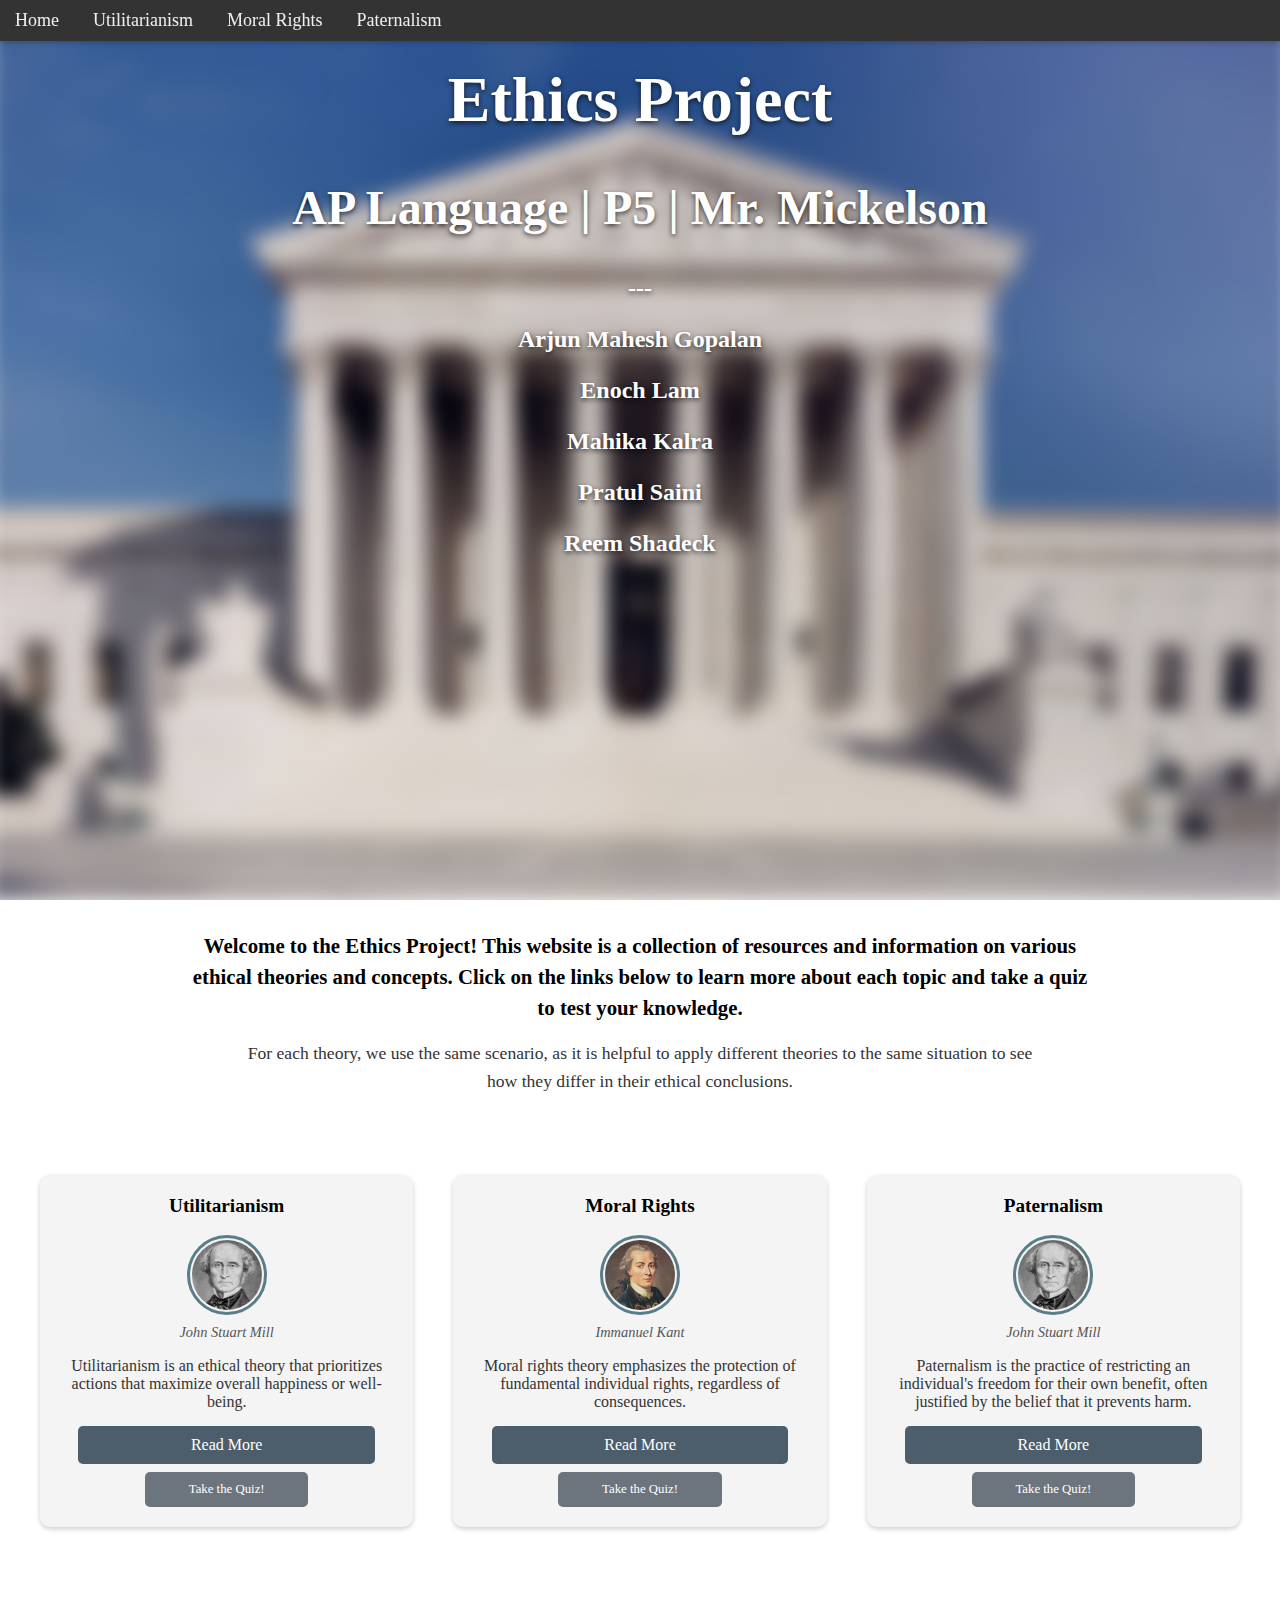
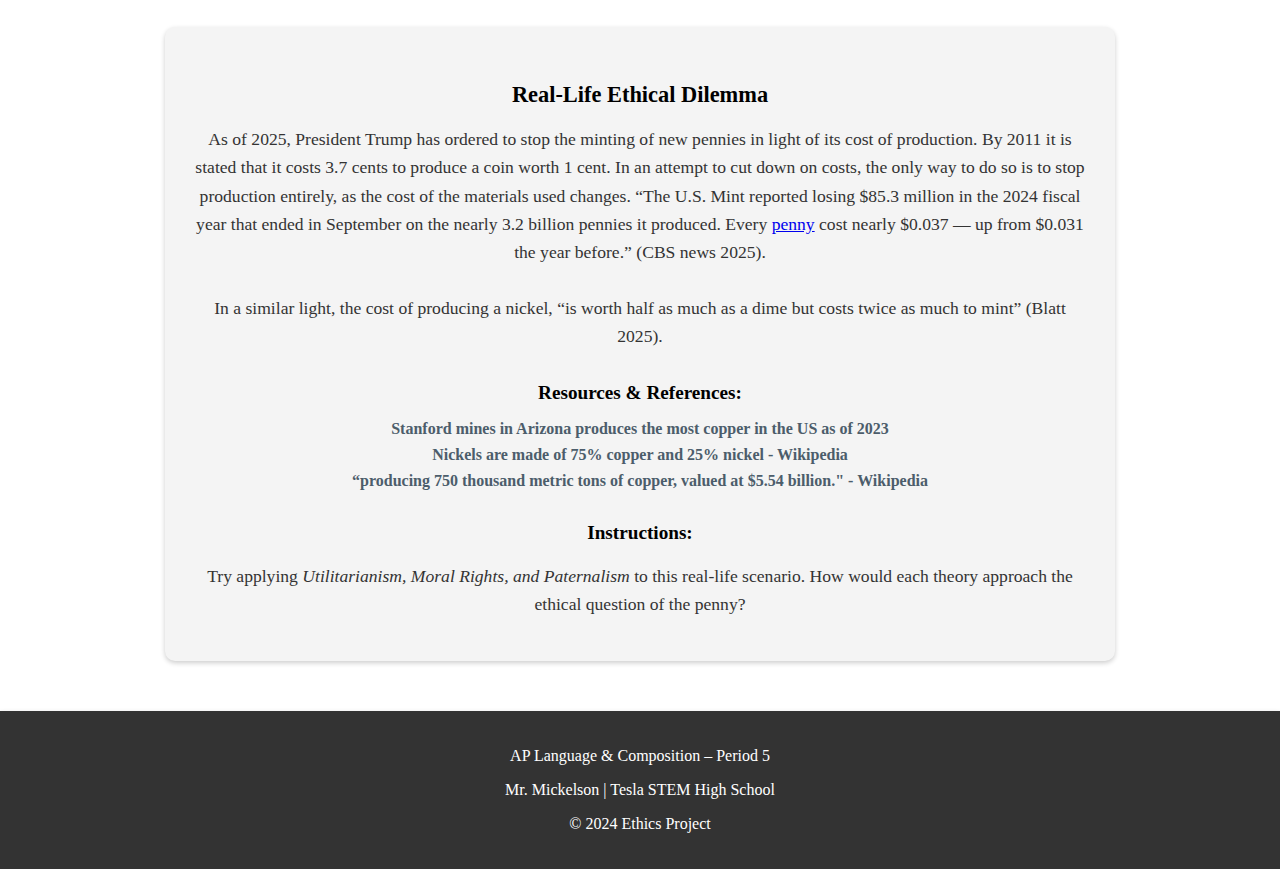
<file: index.html>
<!DOCTYPE html>
<html lang="en">
    <head>
        <meta charset="UTF-8">
        <meta name="viewport" content="width=device-width, initial-scale=1.0">
        <title>Ethics Project</title>
        <link rel="stylesheet" href="styles.css">
    </head>
    <body>
        <nav>
            <a href=".">Home</a>
            <a href="utilitarianism/">Utilitarianism</a>
            <a href="moral-rights/">Moral Rights</a>
            <a href="paternalism/">Paternalism</a>
        </nav>
        
        <div class="title-section home_title-section">
            <div class="title-background home_title-background"></div>
            <div class="title-content home_title-content">
                <h1>Ethics Project</h1>
                <h2>AP Language | P5 | Mr. Mickelson</h2>
                <h3>---</h3>
                <h3>Arjun Mahesh Gopalan</h3>
                <h3>Enoch Lam</h3>
                <h3>Mahika Kalra</h3>
                <h3>Pratul Saini</h3>
                <h3>Reem Shadeck</h3>
            </div>
        </div>

        <h4 class="home-intro">
            Welcome to the Ethics Project! This website is a collection of resources and information on various ethical theories and concepts. Click on the links below to learn more about each topic and take a quiz to test your knowledge.
        </h4>
        <p class="home-description">
            For each theory, we use the same scenario, as it is helpful to apply different theories to the same situation to see how they differ in their ethical conclusions.
        </p>        

        <div class="home-columns">
            <div class="home-column">
                <strong>Utilitarianism</strong>
                <img src="./img/mill.png" alt="John Stuart Mill - Image">
                <p class="author-name">John Stuart Mill</p>
                <p>Utilitarianism is an ethical theory that prioritizes actions that maximize overall happiness or well-being.</p>
                <div class="button-group">
                    <a href="./utilitarianism/." class="btn primary-btn">Read More</a>
                    <a href="./utilitarianism/quiz" class="btn secondary-btn">Take the Quiz!</a>
                </div>
            </div>
            <div class="home-column">
                <strong>Moral Rights</strong>
                <img src="./img/kant.png" alt="Immanuel Kant - Image">
                <p class="author-name">Immanuel Kant</p>
                <p>Moral rights theory emphasizes the protection of fundamental individual rights, regardless of consequences.</p>
                <div class="button-group">
                    <a href="./moral-rights/." class="btn primary-btn">Read More</a>
                    <a href="./moral-rights/quiz" class="btn secondary-btn">Take the Quiz!</a>
                </div>
            </div>
            <div class="home-column">
                <strong>Paternalism</strong>
                <img src="./img/mill.png" alt="John Stuart Mill - Image">
                <p class="author-name">John Stuart Mill</p>
                <p>Paternalism is the practice of restricting an individual's freedom for their own benefit, often justified by the belief that it prevents harm.</p>
                <div class="button-group">
                    <a href="./paternalism/"class="btn primary-btn">Read More</a>
                    <a href="./paternalism/quiz" class="btn secondary-btn">Take the Quiz!</a>
                </div>
            </div>
        </div>

        <div class="real-life-section">
            <h4 class="real-life-title">Real-Life Ethical Dilemma</h4>
            <p class="real-life-description">
                As of 2025, President Trump has ordered to stop the minting of new pennies in light of its cost of production. By 2011 it is stated that it costs 3.7 cents to produce a coin worth 1 cent. In an attempt to cut down on costs, the only way to do so is to stop production entirely, as the cost of the materials used changes. “The U.S. Mint reported losing $85.3 million in the 2024 fiscal year that ended in September on the nearly 3.2 billion pennies it produced. Every <a href="https://www.cbsnews.com/news/it-cost-1-5-cents-to-make-a-penny-last-year/" target="_blank">penny</a> cost nearly $0.037 — up from $0.031 the year before.” (CBS news 2025).  
                <br><br>
                In a similar light, the cost of producing a nickel, “is worth half as much as a dime but costs twice as much to mint” (Blatt 2025).
            </p>
        
            <h5 class="real-life-resources-title">Resources & References:</h5>
            <ul class="real-life-resources">
                <li><a href="https://www.mining-technology.com/marketdata/five-largest-copper-mines-the-us/" target="_blank">Stanford mines in Arizona produces the most copper in the US as of 2023</a></li>
                <li><a href="https://en.wikipedia.org/wiki/Nickel_(United_States_coin)" target="_blank">Nickels are made of 75% copper and 25% nickel - Wikipedia</a></li>
                <li><a href="https://en.wikipedia.org/wiki/Copper_mining_in_Arizona" target="_blank">“producing 750 thousand metric tons of copper, valued at $5.54 billion." - Wikipedia</a></li>
            </ul>
        
            <h5 class="real-life-instructions-title">Instructions:</h5>
            <p class="real-life-instructions">
                Try applying <i>Utilitarianism, Moral Rights, and Paternalism</i> to this real-life scenario.  
                How would each theory approach the ethical question of the penny?
            </p>
        </div>

        <footer>
            <p>AP Language & Composition – Period 5</p>
            <p>Mr. Mickelson | Tesla STEM High School</p>
            <p>&copy; 2024 Ethics Project</p>
        </footer>

    </body>
</html>
</file>
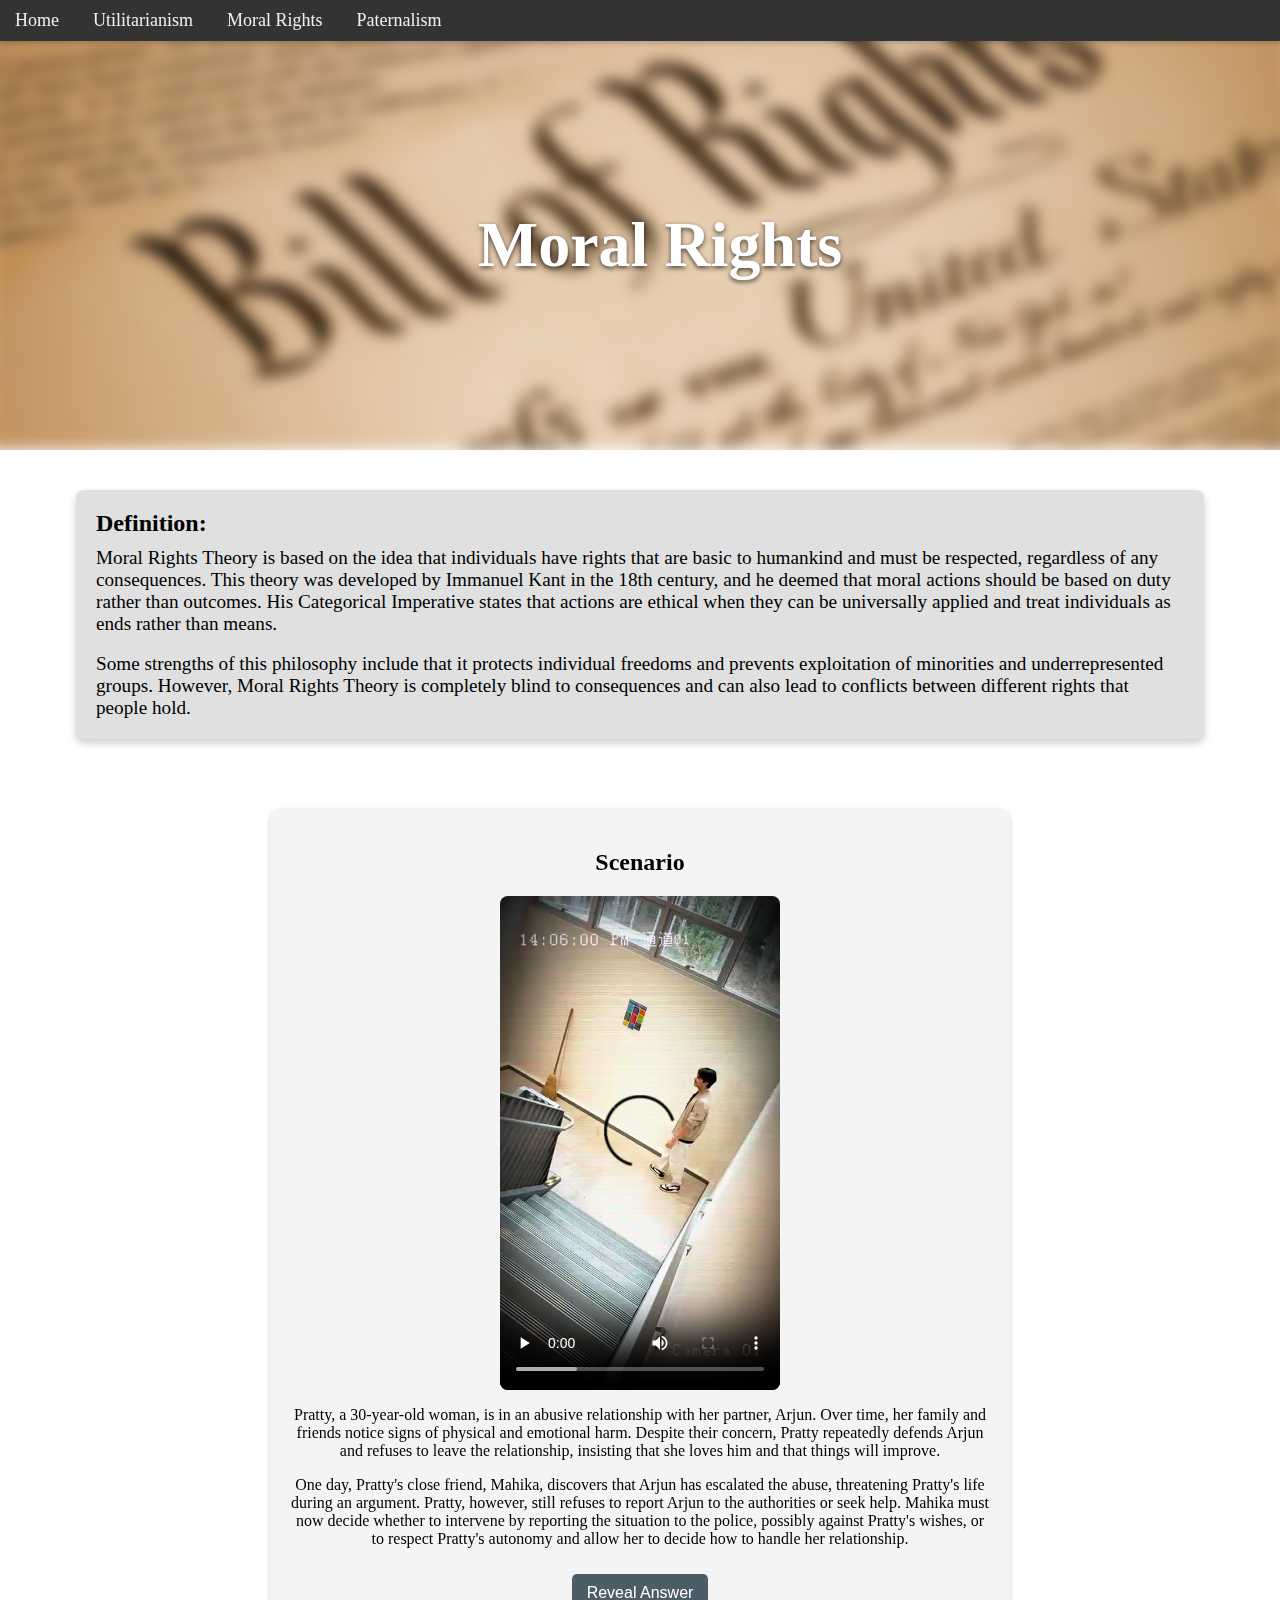
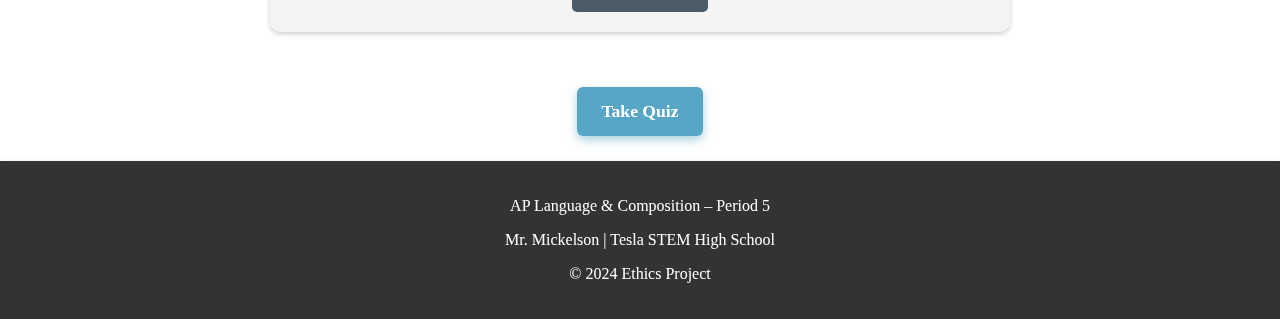
<file: moral-rights/index.html>
<!DOCTYPE html>
<html lang="en">
    <head>
        <meta charset="UTF-8">
        <meta name="viewport" content="width=device-width, initial-scale=1.0">
        <title>Ethics Project - Moral Virtue</title>
        <link rel="stylesheet" href="../styles.css">
        <script src="../scripts.js"></script>
    </head>
    <body>
        <nav>
            <a href="..">Home</a>
            <a href="../utilitarianism/">Utilitarianism</a>
            <a href=".">Moral Rights</a>
            <a href="../paternalism/">Paternalism</a>
        </nav>

        <div class="title-section subpage_title-section">
            <div class="title-background moralrights_title-background"></div>
            <div class="title-content subpage_title-content">
                <h1>Moral Rights</h1>
            </div>
        </div>

        <div class="definition-box">
            <p><strong>Definition:</strong></p>
            <p>
                Moral Rights Theory is based on the idea that individuals have rights that are basic to humankind and must be respected, regardless of any consequences. This theory was developed by Immanuel Kant in the 18th century, and he deemed that moral actions should be based on duty rather than outcomes. His Categorical Imperative states that actions are ethical when they can be universally applied and treat individuals as ends rather than means.
            </p>
            <br> 
            <p>
                Some strengths of this philosophy include that it protects individual freedoms and prevents exploitation of minorities and underrepresented groups. However, Moral Rights Theory is completely blind to consequences and can also lead to conflicts between different rights that people hold.
            </p>
        </div>

        <div class="scenario-box">
            <h2>Scenario</h2>

            <video class="scenario-video" controls controls controlslist="nodownload nofullscreen noremoteplayback" disablePictureInPicture>
                <source src="../videos/abuseScenario.mp4" type="video/mp4">
                Your Browser Doesn't Support This File Type
            </video>

            <p class="scenario-text">
                Pratty, a 30-year-old woman, is in an abusive relationship with her partner, Arjun. Over time, her family and friends notice signs of physical and emotional harm. Despite their concern, Pratty repeatedly defends Arjun and refuses to leave the relationship, insisting that she loves him and that things will improve.
            </p>
            <p class="scenario-text">
                One day, Pratty's close friend, Mahika, discovers that Arjun has escalated the abuse, threatening Pratty's life during an argument. Pratty, however, still refuses to report Arjun to the authorities or seek help. Mahika must now decide whether to intervene by reporting the situation to the police, possibly against Pratty's wishes, or to respect Pratty's autonomy and allow her to decide how to handle her relationship.
            </p>

            <button class="reveal-btn" onclick="toggleAnswer(this)">Reveal Answer</button>
            <p class="scenario-answer hidden">
                Moral rights are fundamental rights possessed by every human being, and they must be respected regardless of the circumstances. In this case, Pratty has a right to autonomy, which means she should be capable of making decisions on her own, including staying with Arjun. Autonomy is not complete, however, especially if one is in danger. If Pratty is unable to make sensible decisions because of fear, manipulation, or psychological distress, then she might not be fully capable of making a safe decision.
                <br><br>
                Mahika, on the other hand, has the moral obligation to stop Pratty from coming to harm. She could end up being a willing participant in letting abuse happen, which could eventually lead to the victim suffering severe injury or death. From the point of view of moral rights, the right of protection and non-corruption overshadows the right to autonomy where someone is very likely to be seriously harmed. The action by Mahika is conflicting to the wishes of Pratty at that immediate moment but insures her basic right of being safe. Eventually, in the long run, Pratty could value the fact that Mahika saved her life. Respecting autonomy is vital, but where a person's life is threatened, the moral obligation to save them outweighs it.
            </p>
        </div>

        <a href="quiz" class="quiz-button">Take Quiz</a>

        <footer>
            <p>AP Language & Composition – Period 5</p>
            <p>Mr. Mickelson | Tesla STEM High School</p>
            <p>&copy; 2024 Ethics Project</p>
        </footer>

    </body>
</html>
</file>
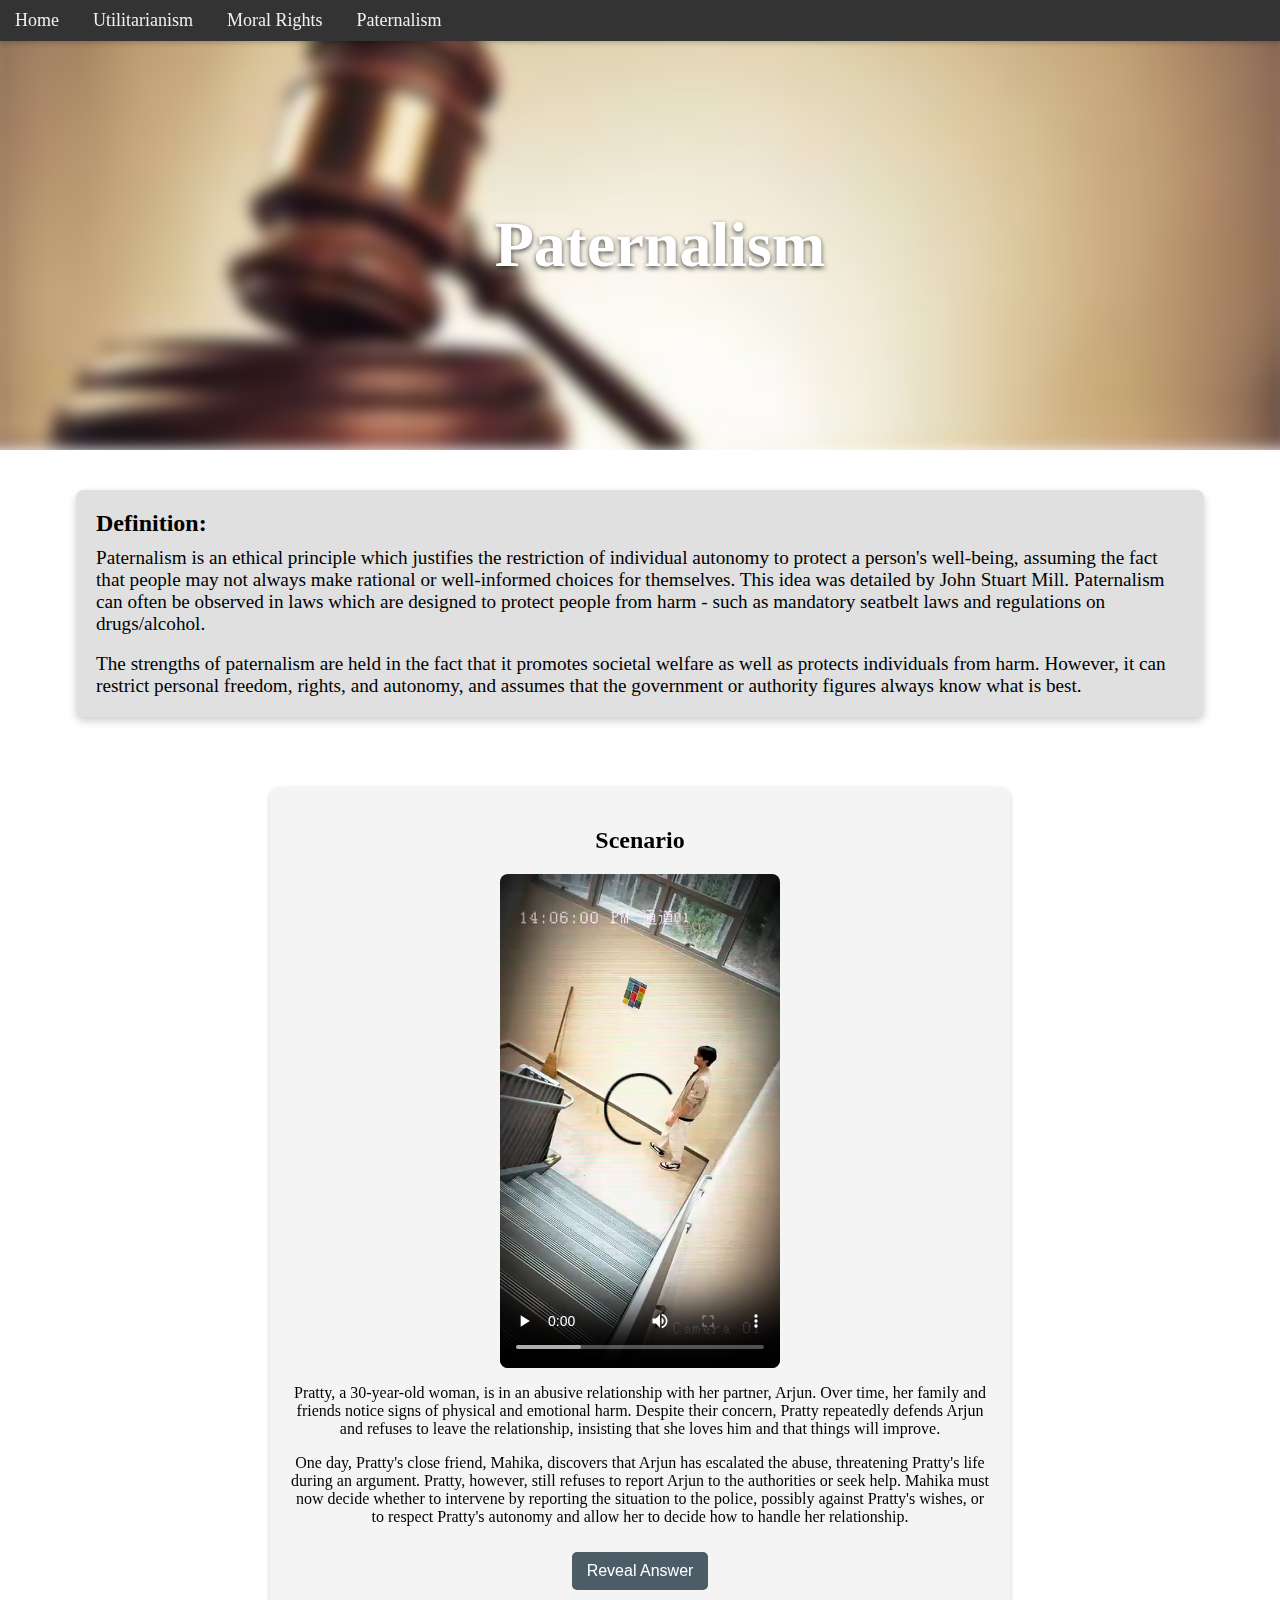
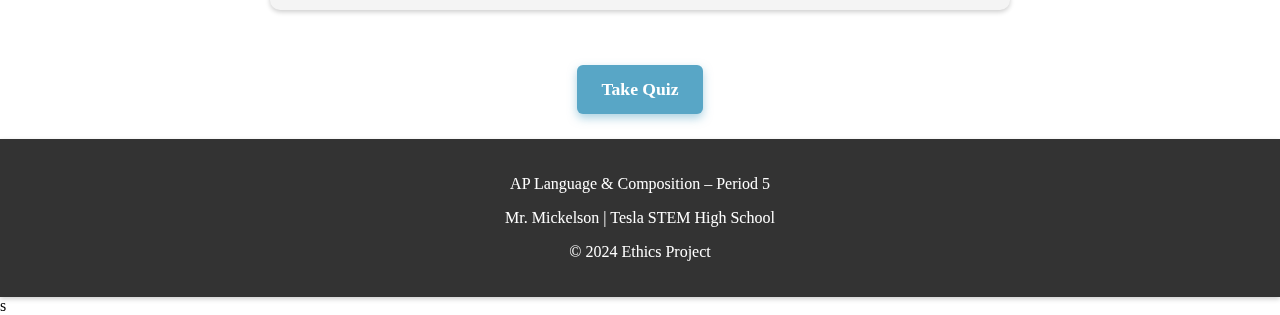
<file: paternalism/index.html>
<!DOCTYPE html>
<html lang="en">
    <head>
        <meta charset="UTF-8">
        <meta name="viewport" content="width=device-width, initial-scale=1.0">
        <title>Ethics Project - Paternalism</title>
        <link rel="stylesheet" href="../styles.css">
        <script src="../scripts.js"></script>
    </head>
    <body>
        <nav>
            <a href="..">Home</a>
            <a href="../utilitarianism/">Utilitarianism</a>
            <a href="../moral-rights/">Moral Rights</a>
            <a href=".">Paternalism</a>
        </nav>

        <div class="title-section subpage_title-section">
            <div class="title-background paternalism_title-background"></div>
            <div class="title-content subpage_title-content">
                <h1>Paternalism</h1>
            </div>
        </div>

        <div class="definition-box">
            <p><strong>Definition:</strong></p>
            <p>
                Paternalism is an ethical principle which justifies the restriction of individual autonomy to protect a person's well-being, assuming the fact that people may not always make rational or well-informed choices for themselves. This idea was detailed by John Stuart Mill. Paternalism can often be observed in laws which are designed to protect people from harm - such as mandatory seatbelt laws and regulations on drugs/alcohol.
            </p>
            <br> 
            <p>
                The strengths of paternalism are held in the fact that it promotes societal welfare as well as protects individuals from harm. However, it can restrict personal freedom, rights, and autonomy, and assumes that the government or authority figures always know what is best.
            </p>
        </div>

        <div class="scenario-box">
            <h2>Scenario</h2>

            <video class="scenario-video" controls controls controlslist="nodownload nofullscreen noremoteplayback" disablePictureInPicture>
                <source src="../videos/abuseScenario.mp4" type="video/mp4">
                Your Browser Doesn't Support This File Type
            </video>

            <p class="scenario-text">
                Pratty, a 30-year-old woman, is in an abusive relationship with her partner, Arjun. Over time, her family and friends notice signs of physical and emotional harm. Despite their concern, Pratty repeatedly defends Arjun and refuses to leave the relationship, insisting that she loves him and that things will improve.
            </p>
            <p class="scenario-text">
                One day, Pratty's close friend, Mahika, discovers that Arjun has escalated the abuse, threatening Pratty's life during an argument. Pratty, however, still refuses to report Arjun to the authorities or seek help. Mahika must now decide whether to intervene by reporting the situation to the police, possibly against Pratty's wishes, or to respect Pratty's autonomy and allow her to decide how to handle her relationship.
            </p>

            <button class="reveal-btn" onclick="toggleAnswer(this)">Reveal Answer</button>
            <p class="scenario-answer hidden">
                Paternalism is the  idea  that  it is  sometimes  right  to  intervene  in  someone's  decisions  for their own good, even  when  the  person  does  not wish intervention. In this case, Pratty refuses to  abandon  Arjun or  turn  him  in, but Mahika knows that staying in the relationship puts her in serious danger. If Mahika respects Pratty's decision and does nothing, she risks allowing the abuse to continue, which  can  lead to severe harm or  death. Pratty may believe she is making the best  decision  for herself, but her judgment is clouded by fear, emotional  involvement, and manipulation  on  Arjun's behalf. Since she is in immediate danger and  is  unable to  defend  herself, paternalism would argue that Mahika has a moral duty to  act,  regardless  of  whether  Pratty  wants  her to  or not.
                <br><br>
                From  the  paternalistic perspective, the right thing to do is for Mahika to report Arjun to the police  despite  Pratty's  disapproval.  The  reason  being  that  Mahika is acting in  the  best interest  of Pratty, protecting her from further harm when she is unable to do  this  herself.  Pratty might,  at  first,  be  betrayed  or  angered,  but  her  safety  takes  precedence  over  respecting her short-term desires. In the long run,  when  she is out of danger, she may  understand  that Mahika's actions saved her. Paternalism justifies  intervention  when  an  individual  is at risk of  significant  harm, so Mahika should intervene,  making  Pratty  secure  even if it  goes  against her current wishes. 
            </p>
        </div>

        <a href="quiz" class="quiz-button">Take Quiz</a>
        
        <footer>
            <p>AP Language & Composition – Period 5</p>
            <p>Mr. Mickelson | Tesla STEM High School</p>
            <p>&copy; 2024 Ethics Project</p>
        </footer>

    </body>
</html>s
</file>
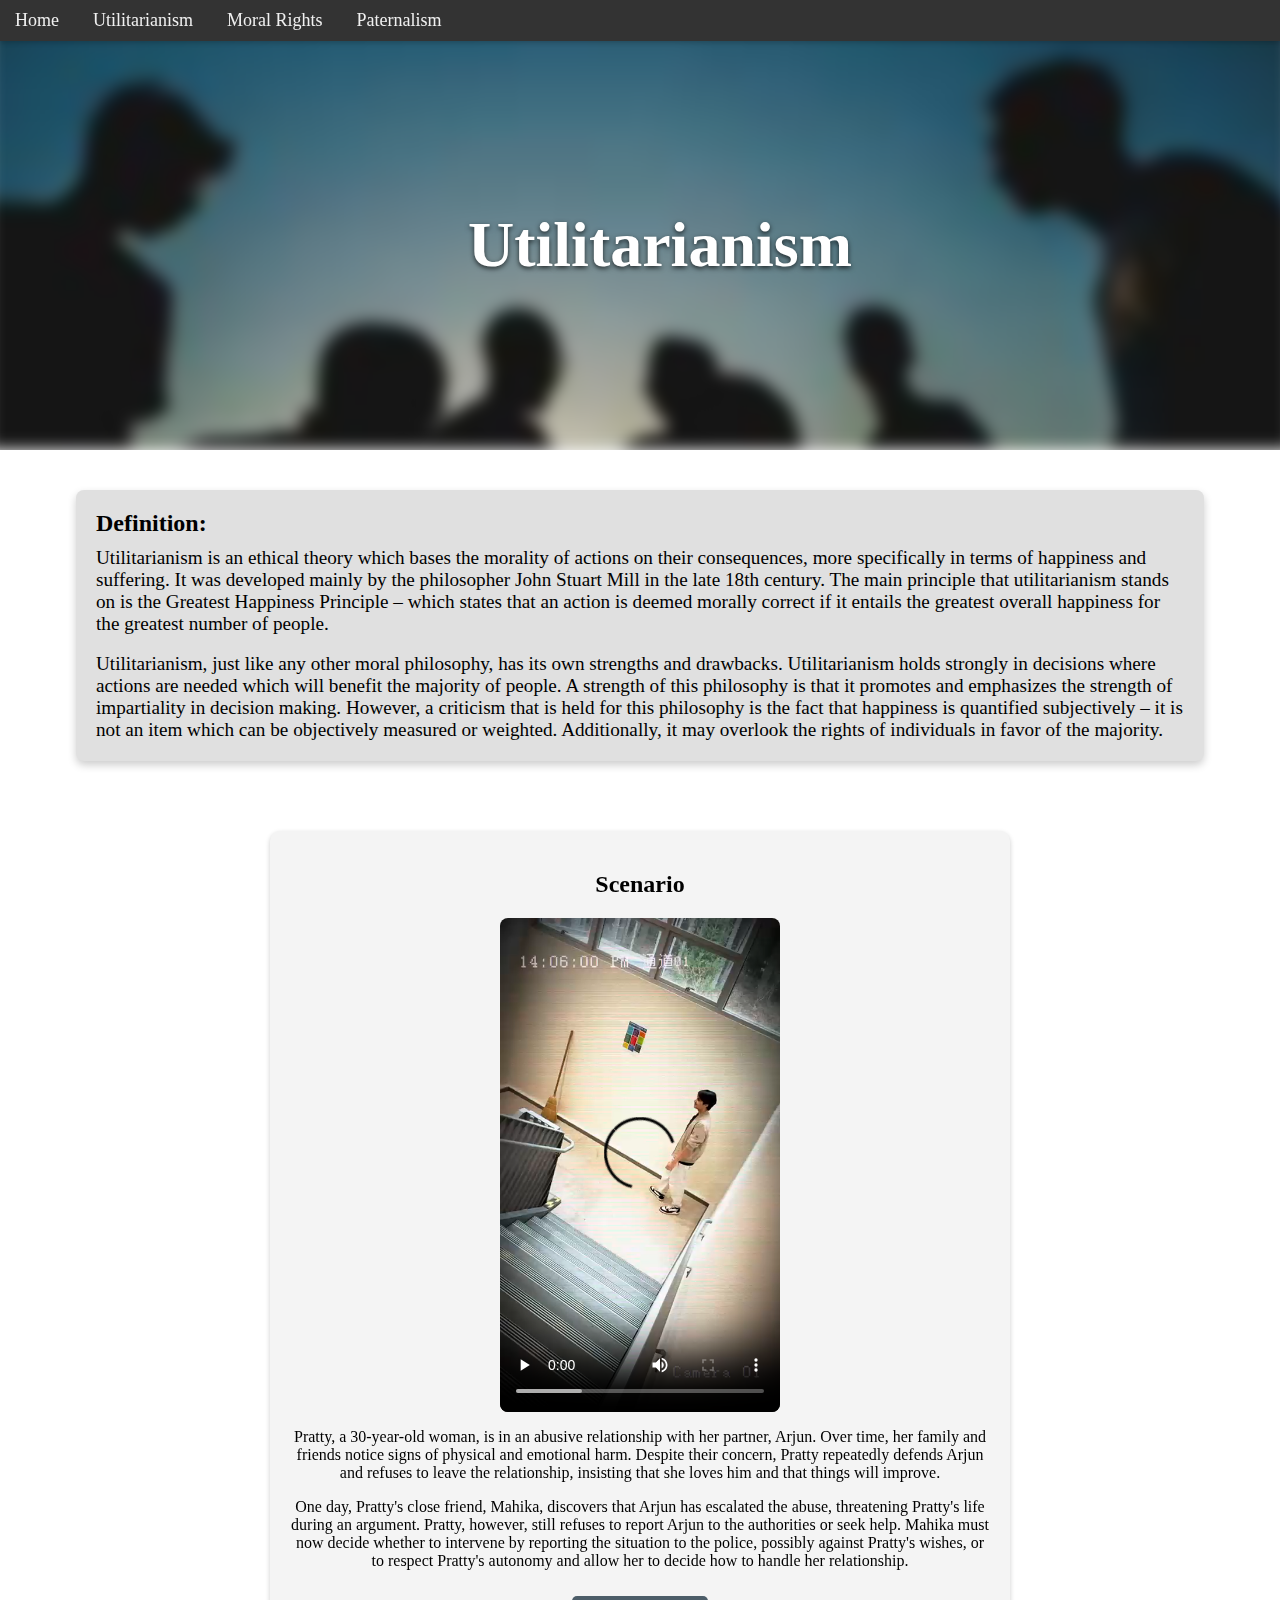
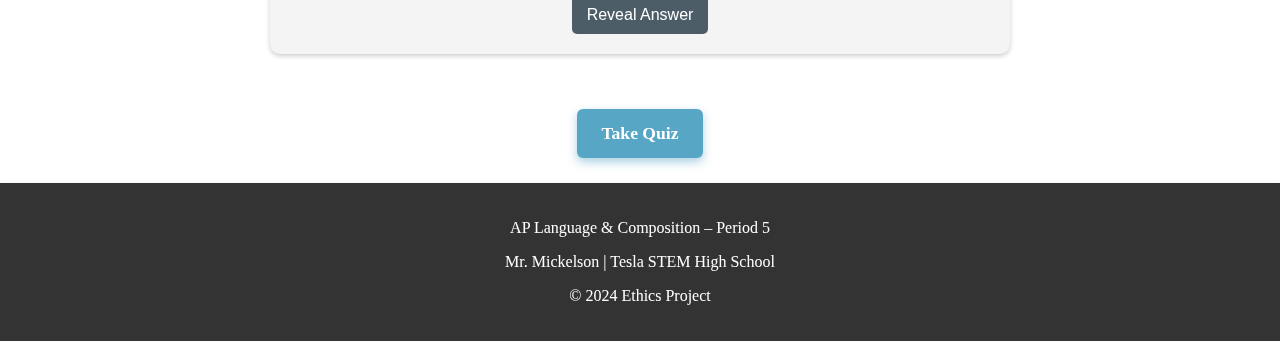
<file: utilitarianism/index.html>
<!DOCTYPE html>
<html lang="en">
    <head>
        <meta charset="UTF-8">
        <meta name="viewport" content="width=device-width, initial-scale=1.0">
        <title>Ethics Project - Utilitarianism</title>
        <link rel="stylesheet" href="../styles.css">
        <script src="../scripts.js"></script>
    </head>
    <body>
        <nav>
            <a href="..">Home</a>
            <a href=".">Utilitarianism</a>
            <a href="../moral-rights/">Moral Rights</a>
            <a href="../paternalism/">Paternalism</a>
        </nav>

        <div class="title-section subpage_title-section">
            <div class="title-background utilitarianism_title-background"></div>
            <div class="title-content subpage_title-content">
                <h1>Utilitarianism</h1>
            </div>
        </div>

        <div class="definition-box">
            <p><strong>Definition:</strong></p>
            <p>
                Utilitarianism is an ethical theory which bases the morality of actions on their consequences, more specifically in terms of happiness and suffering. It was developed mainly by the philosopher John Stuart Mill in the late 18th century. The main principle that utilitarianism stands on is the Greatest Happiness Principle – which states that an action is deemed morally correct if it entails the greatest overall happiness for the greatest number of people.
            </p>
            <br>  
            <p>
                Utilitarianism, just like any other moral philosophy, has its own strengths and drawbacks. Utilitarianism holds strongly in decisions where actions are needed which will benefit the majority of people. A strength of this philosophy is that it promotes and emphasizes the strength of impartiality in decision making. However, a criticism that is held for this philosophy is the fact that happiness is quantified subjectively – it is not an item which can be objectively measured or weighted. Additionally, it may overlook the rights of individuals in favor of the majority.
            </p>
        </div>

        <div class="scenario-box">
            <h2>Scenario</h2>

            <video class="scenario-video" controls controls controlslist="nodownload nofullscreen noremoteplayback" disablePictureInPicture>
                <source src="../videos/abuseScenario.mp4" type="video/mp4">
                Your Browser Doesn't Support This File Type
            </video>

            <p class="scenario-text">
                Pratty, a 30-year-old woman, is in an abusive relationship with her partner, Arjun. Over time, her family and friends notice signs of physical and emotional harm. Despite their concern, Pratty repeatedly defends Arjun and refuses to leave the relationship, insisting that she loves him and that things will improve.
            </p>
            <p class="scenario-text">
                One day, Pratty's close friend, Mahika, discovers that Arjun has escalated the abuse, threatening Pratty's life during an argument. Pratty, however, still refuses to report Arjun to the authorities or seek help. Mahika must now decide whether to intervene by reporting the situation to the police, possibly against Pratty's wishes, or to respect Pratty's autonomy and allow her to decide how to handle her relationship.
            </p>

            <button class="reveal-btn" onclick="toggleAnswer(this)">Reveal Answer</button>
            <p class="scenario-answer hidden">
                Utilitarianism is a theory of ethics based on choosing actions that maximize happiness for the largest amount of people. Mahika, in this case, needs to make a decision between respecting Pratty's autonomy or reporting Arjun in a bid to protect her. In the event that Mahika stays silent, Pratty may continue suffering, and abuse may continue being carried out, ultimately resulting in harm and even death. This would not be a happy solution—Pratty would remain in danger, and her loved ones would be helpless and worried. Or, reporting Arjun could involve the police, which would save Pratty's life and prevent further harm. Even if Pratty is upset at first, stopping the abuse would generate the most overall happiness.
                <br><br>
                From the utilitarian perspective, the right thing for Mahika to do is to report Arjun to the police. Even though Pratty suffers in the short term, her well-being and safety are more important than her temporary ordeal. Furthermore, stopping Arjun from injuring others in the future is a greater good. If Mahika does not intervene, the abuse can continue or even worsen, bringing more suffering. In doing something, she maximizes happiness and reduces harm, which is utilitarian. Reporting Arjun is therefore the ethical action because it promotes the best for Pratty and those who care about her.
            </p>
        </div>

        <a href="quiz" class="quiz-button">Take Quiz</a>


        <footer>
            <p>AP Language & Composition – Period 5</p>
            <p>Mr. Mickelson | Tesla STEM High School</p>
            <p>&copy; 2024 Ethics Project</p>
        </footer>

    </body>
</html>
</file>
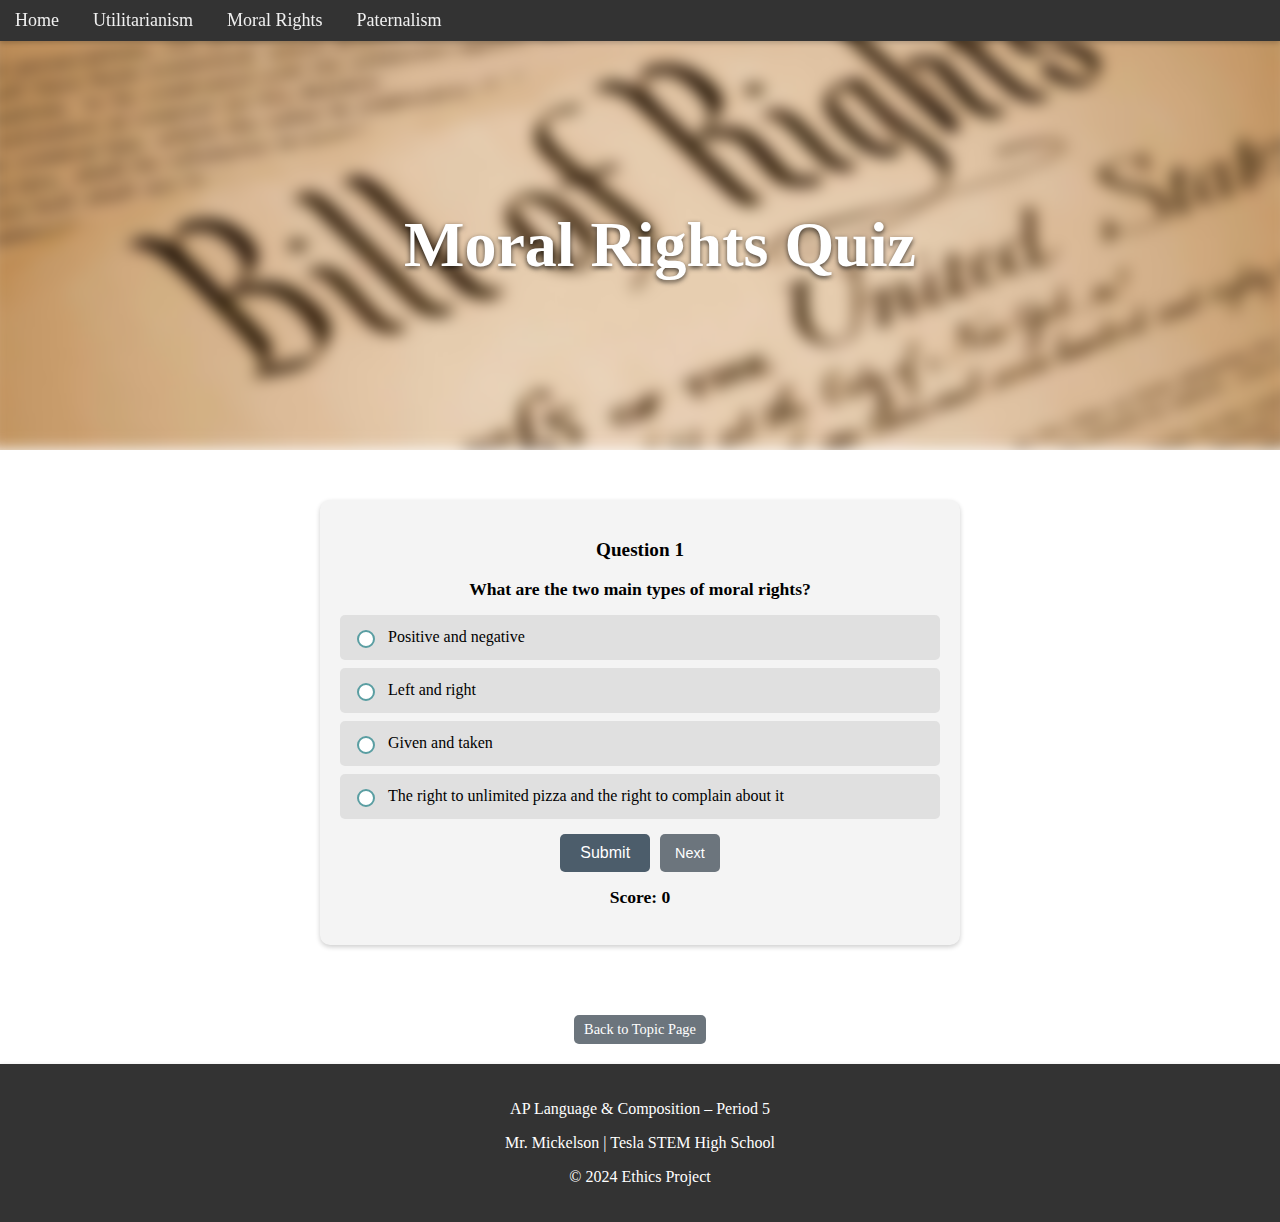
<file: moral-rights/quiz.html>
<!DOCTYPE html>
<html lang="en">
    <head>
        <meta charset="UTF-8">
        <meta name="viewport" content="width=device-width, initial-scale=1.0">
        <title>Ethics Project - Moral Rights Quiz</title>
        <link rel="stylesheet" href="../styles.css">
        <script defer src="../quiz.js"></script>
    </head>
    <body>
        <nav>
            <a href="..">Home</a>
            <a href="../utilitarianism/">Utilitarianism</a>
            <a href=".">Moral Rights</a>
            <a href="../paternalism/">Paternalism</a>
        </nav>

        
        <div class="title-section subpage_title-section">
            <div class="title-background moralrights_title-background"></div>
            <div class="title-content subpage_title-content">
                <h1>Moral Rights Quiz</h1>
            </div>
        </div>

        <div class="quiz-container">
            <p id="question-number">Question 1</p>
            <p id="question-text"></p>

            <div id="quiz-options" class="quiz-options"></div>

            <p id="quiz-feedback" class="hidden"></p>

            <div class="quiz-buttons">
                <button id="prev-btn" onclick="prevQuestion()">Previous</button>
                <button id="submit-btn" onclick="submitAnswer()">Submit</button>
                <button id="next-btn" onclick="nextQuestion()">Next</button>
            </div>

            <p id="quiz-score">Score: 0</p>
        </div>

        <a href="." class="back-button">Back to Topic Page</a>

        <footer>
            <p>AP Language & Composition – Period 5</p>
            <p>Mr. Mickelson | Tesla STEM High School</p>
            <p>&copy; 2024 Ethics Project</p>
        </footer>

    </body>
</html>
</file>
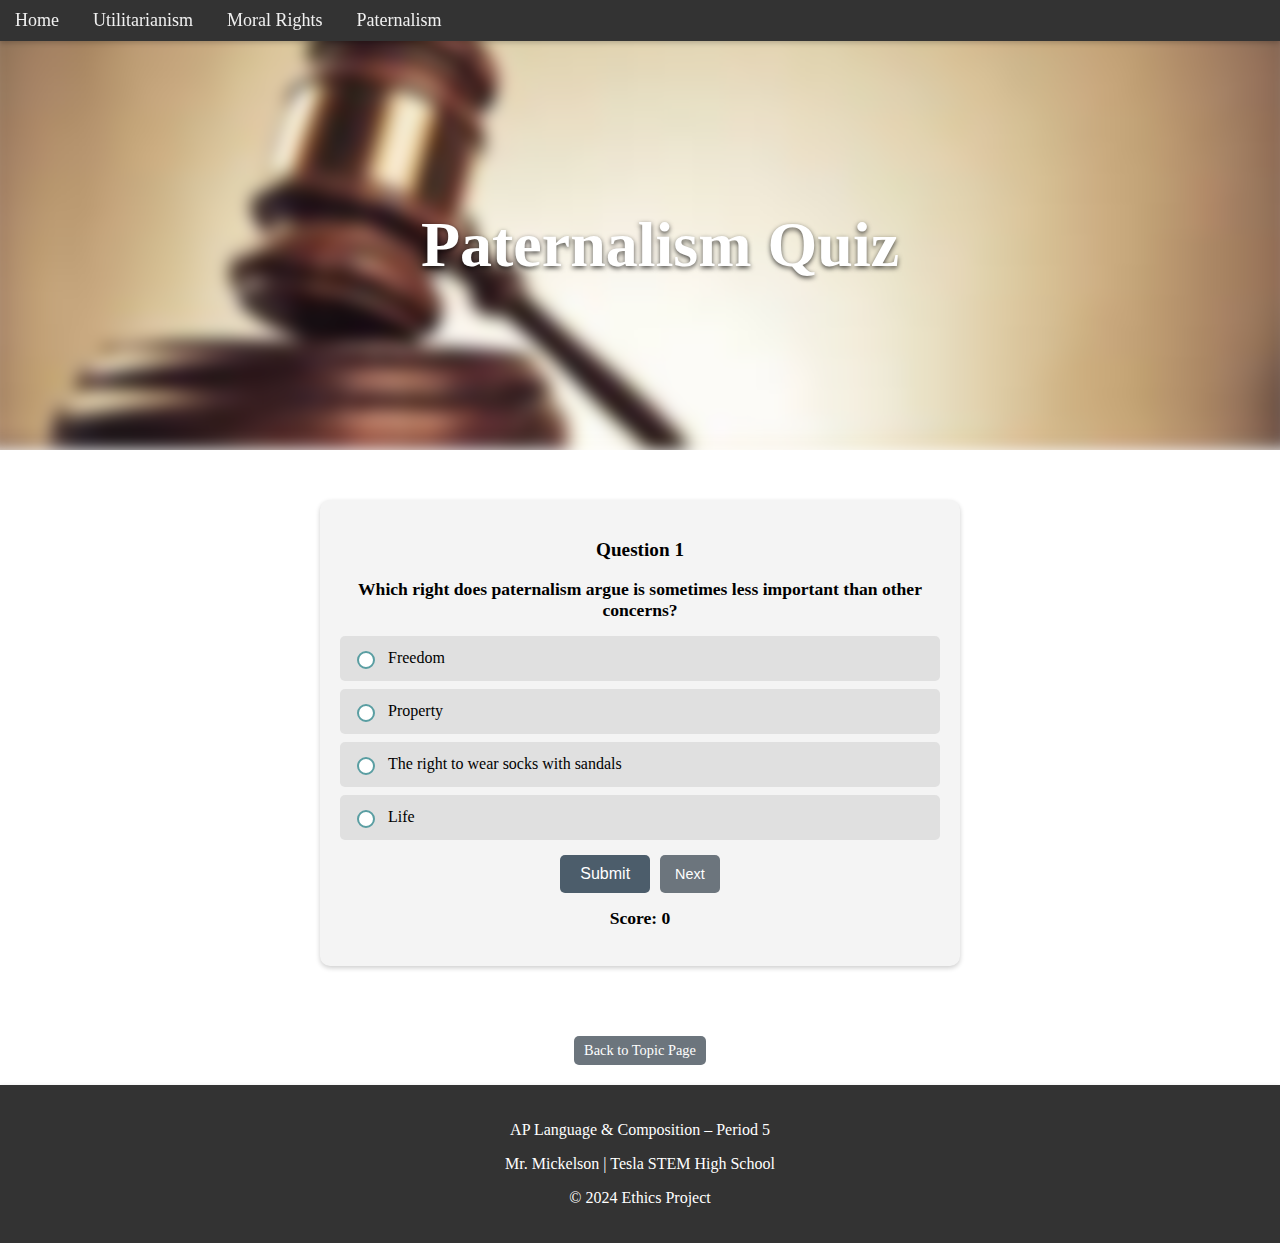
<file: paternalism/quiz.html>
<!DOCTYPE html>
<html lang="en">
    <head>
        <meta charset="UTF-8">
        <meta name="viewport" content="width=device-width, initial-scale=1.0">
        <title>Ethics Project - Paternalism Quiz</title>
        <link rel="stylesheet" href="../styles.css">
        <script defer src="../quiz.js"></script>
    </head>
    <body>
        <nav>
            <a href="..">Home</a>
            <a href="../utilitarianism/">Utilitarianism</a>
            <a href="../moral-rights/">Moral Rights</a>
            <a href=".">Paternalism</a>
        </nav>

        
        <div class="title-section subpage_title-section">
            <div class="title-background paternalism_title-background"></div>
            <div class="title-content subpage_title-content">
                <h1>Paternalism Quiz</h1>
            </div>
        </div>

        <div class="quiz-container">
            <p id="question-number">Question 1</p>
            <p id="question-text"></p>

            <div id="quiz-options" class="quiz-options"></div>

            <p id="quiz-feedback" class="hidden"></p>

            <div class="quiz-buttons">
                <button id="prev-btn" onclick="prevQuestion()">Previous</button>
                <button id="submit-btn" onclick="submitAnswer()">Submit</button>
                <button id="next-btn" onclick="nextQuestion()">Next</button>
            </div>

            <p id="quiz-score">Score: 0</p>
        </div>

        <a href="." class="back-button">Back to Topic Page</a>

        <footer>
            <p>AP Language & Composition – Period 5</p>
            <p>Mr. Mickelson | Tesla STEM High School</p>
            <p>&copy; 2024 Ethics Project</p>
        </footer>

    </body>
</html>
</file>
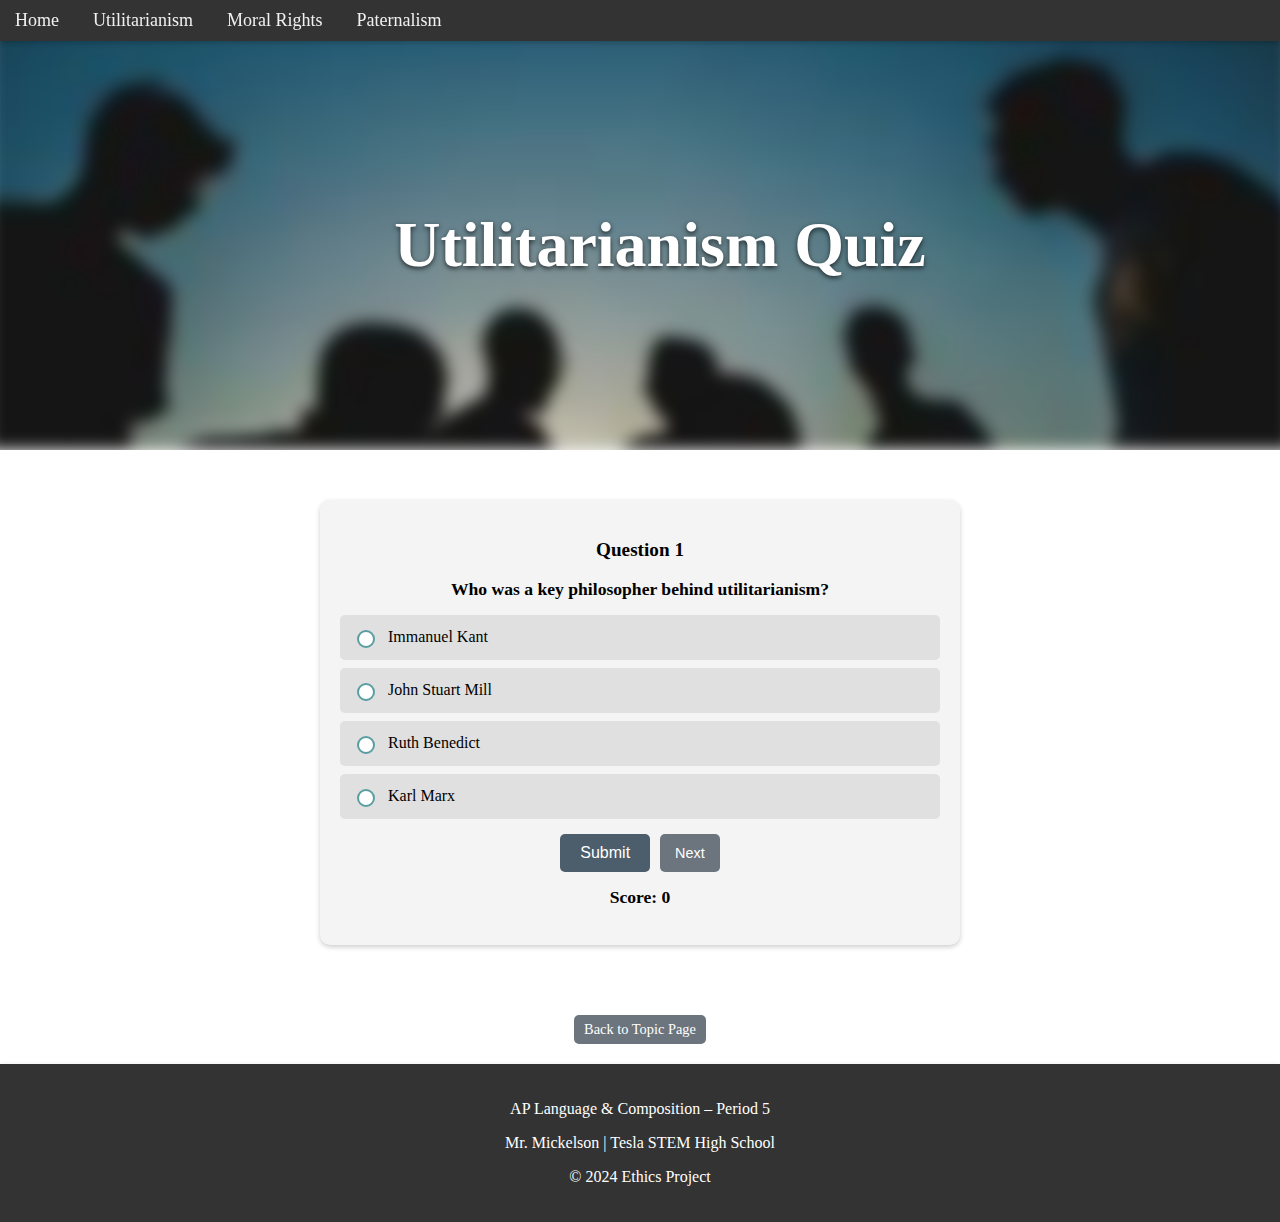
<file: utilitarianism/quiz.html>
<!DOCTYPE html>
<html lang="en">
    <head>
        <meta charset="UTF-8">
        <meta name="viewport" content="width=device-width, initial-scale=1.0">
        <title>Ethics Project - Utilitarianism Quiz</title>
        <link rel="stylesheet" href="../styles.css">
        <script defer src="../quiz.js"></script>
    </head>
    <body>
        <nav>
            <a href="..">Home</a>
            <a href=".">Utilitarianism</a>
            <a href="../moral-rights/">Moral Rights</a>
            <a href="../paternalism/">Paternalism</a>
        </nav>

        
        <div class="title-section subpage_title-section">
            <div class="title-background utilitarianism_title-background"></div>
            <div class="title-content subpage_title-content">
                <h1>Utilitarianism Quiz</h1>
            </div>
        </div>

        <div class="quiz-container">
            <p id="question-number">Question 1</p>
            <p id="question-text"></p>

            <div id="quiz-options" class="quiz-options"></div>

            <p id="quiz-feedback" class="hidden"></p>

            <div class="quiz-buttons">
                <button id="prev-btn" onclick="prevQuestion()">Previous</button>
                <button id="submit-btn" onclick="submitAnswer()">Submit</button>
                <button id="next-btn" onclick="nextQuestion()">Next</button>
            </div>

            <p id="quiz-score">Score: 0</p>
        </div>

        <a href="." class="back-button">Back to Topic Page</a>

        <footer>
            <p>AP Language & Composition – Period 5</p>
            <p>Mr. Mickelson | Tesla STEM High School</p>
            <p>&copy; 2024 Ethics Project</p>
        </footer>

    </body>
</html>
</file>
<file: styles.css>
body, html {
    font-size: 16px;
    margin: 0;
    padding: 0;
    min-height: 100%;
    display: flex;
    flex-direction: column;
    font-family: Cambria, Cochin, Georgia, Times,'Times New Roman', serif;
    overflow-x: hidden;
}

/* Nav Bar Styling */
nav {
    position: fixed;
    top: 0;
    left: 0;
    width: 100%;
    background-color: #333;
    padding: 10px 0;
    text-align: left;
    box-shadow: 0 2px 5px rgba(0, 0, 0, 0.2);
    z-index: 1000;
}

nav a {
    color: #f0f0f0;
    text-decoration: none;
    margin: 0 15px;
    font-size: 18px;
}

nav a:hover {
    color: lightblue;
}

/* Title Section Setup */
.title-section {
    position: relative;
    overflow: hidden;
}
.home_title-section {
    height: 100vh;
}

.subpage_title-section {
    height: 50vh;
}

/* Title Background Setup */
.title-background {
    position: absolute;
    top: 0;
    left: -1%;
    width: 102%;
    height: 100%;
    z-index: -2;
}

.home_title-background {
    background: url('./img/scotus.jpg') center/cover no-repeat;
    background-position: center top 22%;
    filter: blur(10px);
}

.utilitarianism_title-background {
    background: url('./img/grpPplTalking.jpg') center/cover no-repeat;
    background-position: center top 58%;
    filter: blur(8px);
}

.paternalism_title-background {
    background: url('./img/justice.jpg') center/cover no-repeat;
    background-position: center top 10%;
    filter: blur(8px);
}

.moralrights_title-background {
    background: url('./img/billOfRights.jpg') center/cover no-repeat;
    background-position: center top -10%;
    filter: blur(8px);
}

/* Title Content Setup */
.title-content {
    position: relative;
    color: white;
    text-align: center;
    font-size: 2em;
    font-weight: bold;
    text-shadow: 0px 2px 5px rgba(0, 0, 0, 0.7);
    padding: 20px;
    z-index:-1;
}

.home_title-content h3 {
    font-size: 1.5rem;
}

.subpage_title-content {
    display: flex;
    align-items: center;
    justify-content: center;
    height: 100%;
    width: 100%;
    position: absolute;
}

/* Home Intro Section */

.home-intro {
    text-align: center;
    font-size: 1.3rem;
    font-weight: bold;
    margin: 30px auto 15px;
    max-width: 900px;
    padding: 0 20px;
    line-height: 1.5;
}

/* Home Page Paragraph */
.home-description {
    text-align: center;
    font-size: 1.1rem;
    color: #333;
    max-width: 800px;
    margin: 0 auto 30px;
    padding: 0 20px;
    line-height: 1.6;
}

/* Home Page Navigation */
.home-columns {
    display: flex;
    justify-content: space-between;
    margin: 50px auto;
    max-width: 1200px;
    text-align: center;
    gap: 40px;
}

.home-column {
    width: 30%;
    padding: 20px;
    background: #f4f4f4;
    border-radius: 10px;
    box-shadow: 0 2px 5px rgba(0, 0, 0, 0.2);
}

.home-column strong {
    display: block;
    margin-bottom: 10px;
    font-size: 1.2em;
}

.home-column p {
    font-size: 1em;
    color: #333;
    margin-bottom: 15px;
}

.button-group {
    display: flex;
    flex-direction: column;
    align-items: center;
    gap: 8px;
}

.btn {
    display: inline-block;
    padding: 10px 15px;
    text-decoration: none;
    color: white;
    border-radius: 5px;
    width: 80%;
}

.primary-btn {
    background-color: #4C5D6B;
    font-size: 1rem;
}

.primary-btn:hover {
    background-color: #3F5160;
}

.secondary-btn {
    background-color: #6c757d;
    font-size: .8rem;
    width: 40%;
}

.secondary-btn:hover {
    background-color: #545b62;
}

.home-column img {
    width: 70px;
    height: 70px;
    border-radius: 50%;
    object-fit: cover;
    margin-top: 8px;
    border: 3px solid #5a7d8a;
    padding: 2px;
}

.home-column .author-name {
    font-size: 0.9rem;
    font-style: italic;
    color: #555;
    margin-top: 5px;
    margin-bottom: 8px;
    text-align: center;
}

/* Real-Life Scenario Section */
.real-life-section {
    background-color: #f4f4f4;
    padding: 25px;
    margin: 50px auto;
    max-width: 900px;
    border-radius: 10px;
    box-shadow: 0 2px 5px rgba(0, 0, 0, 0.2);
    text-align: center;
}

/* Title */
.real-life-title {
    font-size: 1.4rem;
    font-weight: bold;
    margin-bottom: 15px;
}

/* Description */
.real-life-description {
    font-size: 1.1rem;
    color: #333;
    margin-bottom: 20px;
    line-height: 1.6;
}

/* Resources & Links */
.real-life-resources-title {
    font-size: 1.2rem;
    font-weight: bold;
    margin-bottom: 10px;
}

.real-life-resources {
    list-style-type: none;
    padding: 0;
    margin-bottom: 20px;
}

.real-life-resources li {
    font-size: 1rem;
    margin-bottom: 8px;
}

.real-life-resources a {
    text-decoration: none;
    color: #4C5D6B;
    font-weight: bold;
}

.real-life-resources a:hover {
    text-decoration: underline;
    color: #3F5160;
}

/* Instructions */
.real-life-instructions-title {
    font-size: 1.2rem;
    font-weight: bold;
    margin-bottom: 10px;
}

.real-life-instructions {
    font-size: 1.1rem;
    color: #333;
    line-height: 1.6;
}

/* Deinition Box */
.definition-box {
    background-color: #e0e0e0;
    padding: 20px;
    margin: 40px auto;
    width: fit-content;
    max-width: 85%;
    border-radius: 8px;
    box-shadow: 0 4px 8px rgba(0, 0, 0, 0.2);
}

.definition-box p {
    margin: 0;
    font-size: 1.2rem;
}

.definition-box strong {
    display: block;
    margin-bottom: 10px;
    font-size: 1.5rem;
}

/* Scenario Box */
.scenario-box {
    background-color: #f4f4f4;
    padding: 20px;
    margin: 30px auto;
    width: 80%;
    max-width: 700px;
    border-radius: 10px;
    box-shadow: 0 2px 5px rgba(0, 0, 0, 0.2);
    text-align: center;
}

.scenario-video {
    width: 40%;
    height: auto;
    display: block;
    margin: 15px auto;
    border-radius: 8px;
}

.scanario-box h2 {
    font-size: 1.5rem;
    margin-bottom: 10px;
}

.scanario-text {
    font-size: 1rem;
    margin-bottom: 15px;
    color: #333;
}

.scenario-answer {
    font-size: 1rem;
    margin-top: 15px;
    color: #333;
    display: none;
}

.scenario-answer.visible {
    display: block;
}

.reveal-btn {
    padding: 10px 15px;
    background-color: #4c5d68;
    color: white;
    border: none;
    border-radius: 5px;
    cursor: pointer;
    font-size: 1rem;
    margin-top: 10px;
    transition: background .3s ease-in-out;
}

.reveal-btn:hover {
    background-color: #3F5160;
}

/* Take Quiz Button */
.quiz-button {
    display: inline-block;
    padding: 14px 24px;
    background-color: #58a6c6;
    color: white;
    text-decoration: none;
    font-size: 1.1rem;
    font-weight: bold;
    border-radius: 6px;
    transition: background 0.3s ease-in-out, transform 0.2s;
    text-align: center;
    width: fit-content;
    margin: 25px auto;
    box-shadow: 0px 4px 10px rgba(88, 166, 198, 0.5);
}

.quiz-button:hover {
    background-color: #3b7c97;
    transform: scale(1.05);
    box-shadow: 0px 6px 12px rgba(88, 166, 198, 0.7);
}

/* Quiz */
.quiz-container {
    background-color: #f4f4f4;
    padding: 20px;
    margin: 50px auto;
    width: 80%;
    max-width: 600px;
    border-radius: 10px;
    box-shadow: 0 2px 5px rgba(0, 0, 0, 0.2);
    text-align: center;
}

#question-number {
    font-size: 1.2rem;
    font-weight: bold;
    margin-bottom: 10px;
}

#question-text {
    font-size: 1.1rem;
    font-weight: bold;
    margin-bottom: 15px;
}

.quiz-options {
    text-align: left;
    margin: 15px 0;
}

.quiz-options label {
    display: flex;
    align-items: center;
    gap: 10px;
    padding: 10px;
    font-size: 1rem;
    cursor: pointer;
    background-color: #e0e0e0;
    border-radius: 5px;
    margin-bottom: 8px;
    transition: background 0.3s ease-in-out, border 0.2s;
    border: 2px solid transparent;
    width: auto; /* Prevent squishing */
}

.quiz-options label:hover {
    background-color: #d0d0d0;
}

.quiz-options input[type="radio"] {
    appearance: none;
    width: 18px;
    height: 18px;
    border: 2px solid #5a9ea2;
    border-radius: 50%;
    outline: none;
    cursor: pointer;
    display: inline-block;
    background-color: white;
    transition: all 0.3s ease-in-out;
    flex-shrink: 0; /* Prevents shrinking */
}

.quiz-options input[type="radio"]:checked {
    background-color: #5a9ea2;
    border: 5px solid #3b7980;
}

.quiz-options input[type="radio"]:checked + label {
    background-color: #5a9ea2;
    font-weight: bold;
    color: white;
    border: 2px solid #3b7980;
}

#quiz-feedback {
    font-size: 1rem;
    font-weight: bold;
    margin-top: 10px;
}

#quiz-score {
    font-size: 1.1rem;
    font-weight: bold;
    margin-top: 15px;
    text-align: center;
}

.quiz-buttons {
    display: flex;
    justify-content: center;
    gap: 10px;
    margin-top: 15px;
}

#submit-btn {
    padding: 10px 20px;
    background-color: #4C5D6B;
    color: white;
    border: none;
    border-radius: 5px;
    cursor: pointer;
    font-size: 1rem;
    transition: background 0.3s ease-in-out;
    width: fit-content;
}

#submit-btn:hover {
    background-color: #3F5160;
}

#submit-btn:disabled {
    background-color: #999;
    cursor: not-allowed;
}

#prev-btn, #next-btn {
    padding: 8px 15px;
    font-size: 0.9rem;
    background-color: #6c757d;
    color: white;
    border: none;
    border-radius: 5px;
    cursor: pointer;
    transition: background 0.3s ease-in-out;
    width: fit-content;
}

#prev-btn:hover, #next-btn:hover {
    background-color: #545b62;
}

#prev-btn:disabled, #next-btn:disabled {
    display: none;
}

.hidden {
    display: none;
}

.back-button {
    display: inline-block;
    margin: 20px auto;
    padding: 6px 10px;
    font-size: .9rem;
    background-color: #6c757d;
    color: white;
    text-decoration: none;
    border-radius: 5px;
    width: fit-content;
}

.back-button:hover {
    background-color: #545b62;
}

    /* Quiz Scenario */
.quiz-scenario-container {
    background-color: #f9f9f9;
    padding: 20px;
    margin: 30px auto;
    width: 85%;
    max-width: 750px;
    border-radius: 10px;
    box-shadow: 0 2px 5px rgba(0, 0, 0, 0.2);
    text-align: center;
}

.quiz-scenario-video {
    width: 45%;
    height: auto;
    display: block;
    margin: 15px auto;
    border-radius: 8px;
    box-shadow: 0 2px 5px rgba(0, 0, 0, 0.1);
}

.quiz-scenario-title {
    font-size: 1.4rem;
    font-weight: bold;
    margin-bottom: 10px;
}

.quiz-scenario-text {
    font-size: 1rem;
    margin-bottom: 15px;
    color: #333;
    padding: 5px 10px;
}

.quiz-scenario-instructions {
    font-size: 1rem;
    font-weight: bold;
    margin-top: 10px;
    color: #444;
    text-align: center;
    padding: 8px 12px;
    background-color: #eef1f4;
    border-radius: 5px;
    display: inline-block;
}

.quiz-scenario-container .quiz-options {
    display: flex;
    flex-direction: column;
    align-items: flex-start;
    gap: 10px;
    padding: 10px;
}

.quiz-scenario-container .quiz-options label {
    width: 100%;
    display: flex;
    align-items: center;
}

/* Footer */
footer {
    left: 0;
    width: 100%;
    background-color: #333;
    padding: 20px 0;
    box-shadow: 0 2px 5px rgba(0, 0, 0, 0.2);
    color: white;
    text-align: center;
}
</file>
